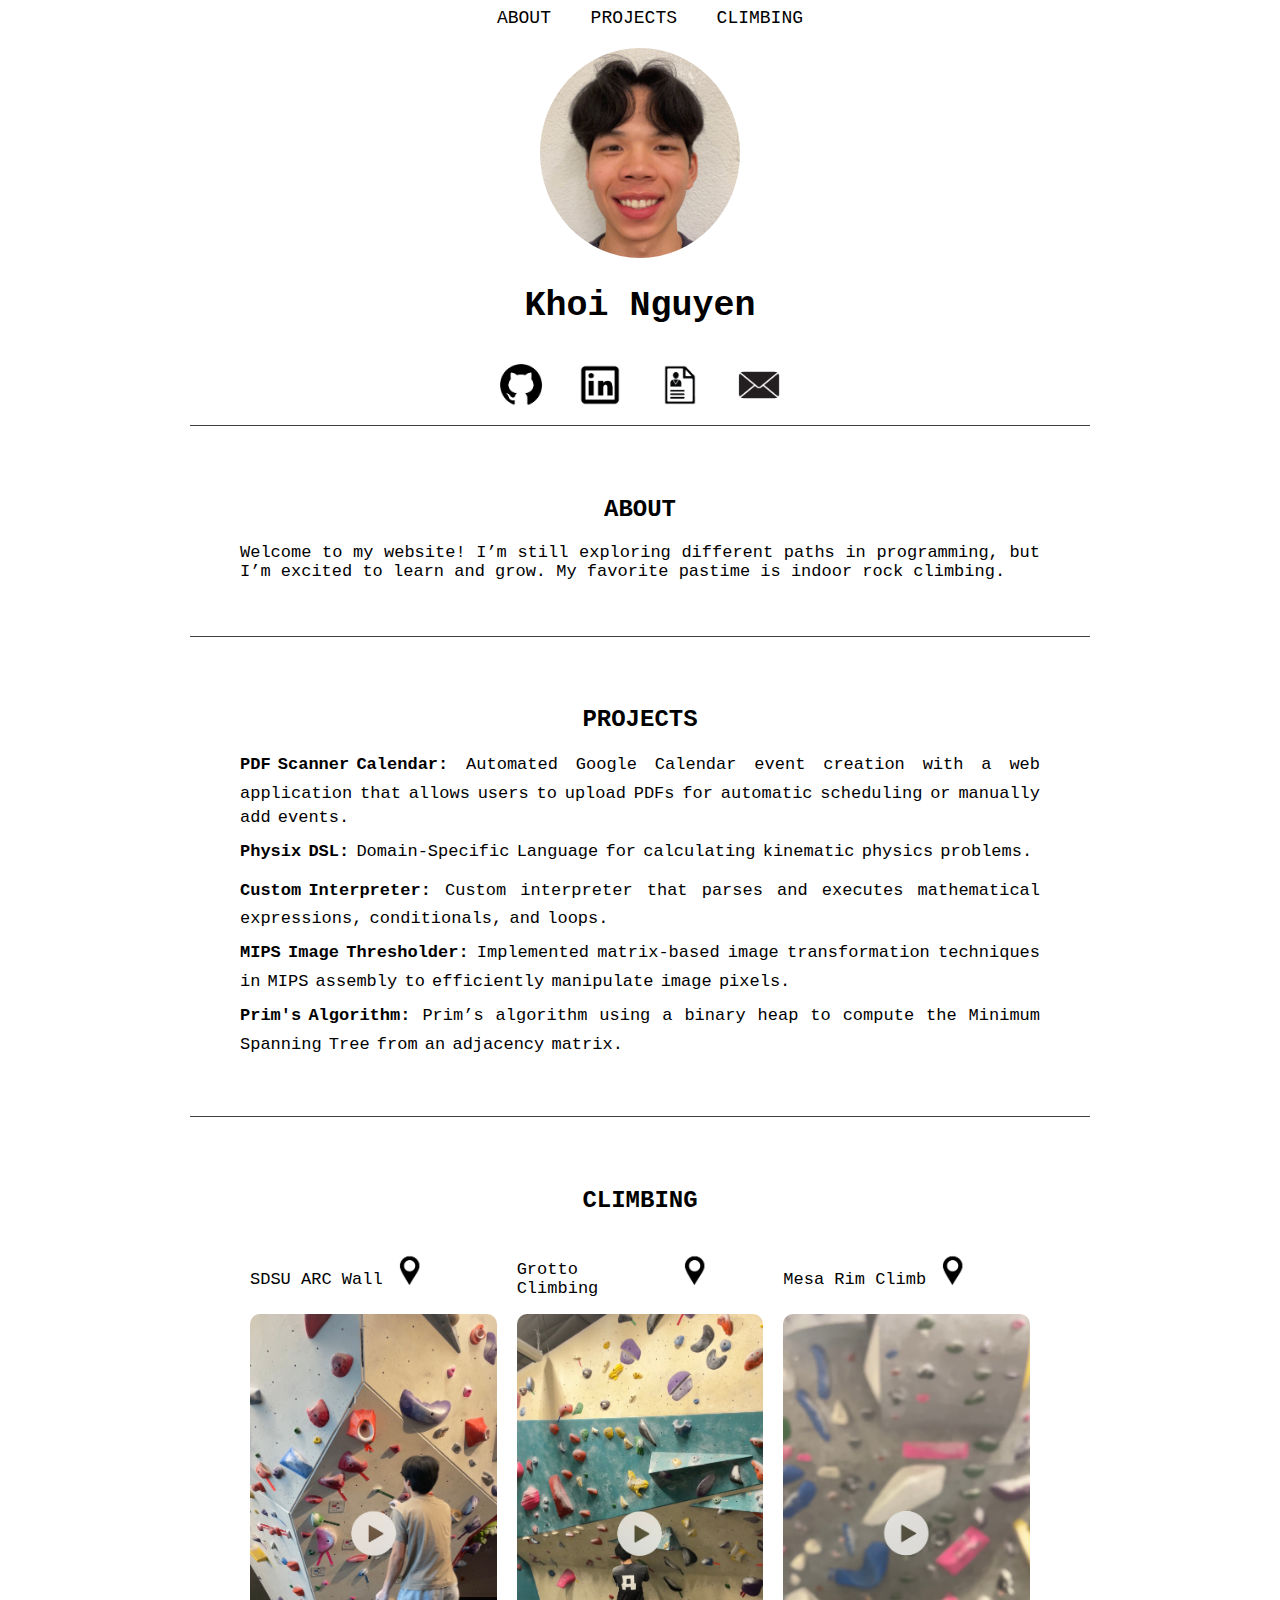
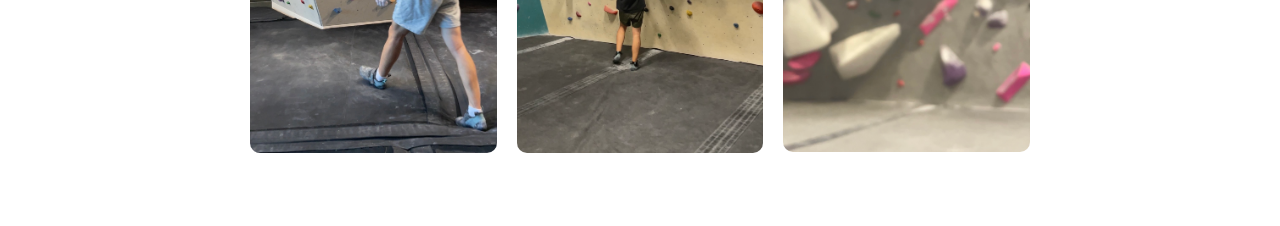
<file: index.html>
<!DOCTYPE html>
<html lang="en">
<head>
    <meta charset="UTF-8">
    <meta name="viewport" content="width=device-width, initial-scale=1.0">
    <title>Khoi Nguyen</title>
    <link rel="stylesheet" href="styles.css">

</head>
<body>

    <nav>
        <a href="#about">ABOUT</a>
        <a href="#projects">PROJECTS</a>
        <a href="#climbing">CLIMBING</a>
    </nav>

    <div class="content">
        <img class="profile" src="profile.png" alt="Profile Picture" width="200">

        
        <h1>Khoi Nguyen</h1>
        
        <div>
            <a href="https://github.com/khoin119" class="button" target="_blank">
                <img src="github-icon.png" alt="GitHub">
            </a>
            <a href="https://www.linkedin.com/in/khoin119/" class="button" target="_blank">
                <img src="linkedin-icon.png" alt="LinkedIn">
            </a>
            <a href="https://drive.google.com/file/d/1YVWfxJVAv7dlDXMXK0moY0wP-OL0rPJ6/view?usp=sharing" class="button" target="_blank">
                <img src="resume-icon.png" alt="Resume">
            </a>
            <a href="mailto:khoin119@gmail.com" class="button">
                <img src="email-icon.png" alt="Email">
            </a>

            <section id="about">
                <h2>ABOUT</h2>
                <p> Welcome to my website! I’m still exploring different paths in programming, but I’m excited to learn and grow. My favorite pastime is indoor rock climbing.</p>
            </section>

            <section id="projects">
                <h2>PROJECTS</h2>
                <p> <a href="https://github.com/khoin119/PDF_Scanner_GoogleCalendar" class="projects-links" target="_blank"> <b>PDF Scanner Calendar:</b></a> Automated Google Calendar event creation with a web application that allows users to upload PDFs for automatic
                    scheduling or manually add events.</p> 
                <p> <a href="https://github.com/khoin119/Physix" class="projects-links" target="_blank"> <b>Physix DSL:</b> </a> Domain-Specific Language for calculating kinematic physics problems.</p>
                <p> <a href="https://github.com/khoin119/Interpreter" class="projects-links" target="_blank"> <b> Custom Interpreter:</b> </a> Custom interpreter that parses and executes mathematical expressions, conditionals, and loops.</p>
                <p> <a href="https://github.com/khoin119/MIPS-Image-Thresholding" class="projects-links" target="_blank"><b>MIPS Image Thresholder:</b> </a> Implemented matrix-based image transformation techniques in MIPS assembly to
                    efficiently manipulate image pixels.</p>
                <p> <a href="https://github.com/khoin119/Prim-s-Algorithm-MST" class="projects-links" target="_blank"><b>Prim's Algorithm: </b></a> Prim’s algorithm using a binary heap to compute the Minimum Spanning Tree from
                    an adjacency matrix.</p>

            </section>

            <section id="climbing">
                <h2>CLIMBING</h2>
                <div class="row">
                    <div class="column">
                        <div class="location-container">
                            <p>SDSU ARC Wall</p>
                            <img id="location" src="location.png" alt="Location">
                        </div>
                        <a href="https://youtube.com/shorts/_hCBxsfUE68" class="projects-links" target="_blank"> 
                        <img src="climb1.png"  height="455px" width=255px>
                        </a>
                    </div>
                    <div class="column">
                        <div class="location-container">
                            <p>Grotto Climbing</p>
                            <img id="location" src="location.png" alt="Location">
                        </div>
                        <a href="https://www.youtube.com/shorts/3opgqI7Djjw" class="projects-links" target="_blank"> 
                            <img src="climb2.png"  height="455px" width=255px>
                        </a>
                    </div>
                    <div class="column">
                        <div class="location-container">
                            <p>Mesa Rim Climb</p>
                            <img id="location" src="location.png" alt="Location">
                        </div>
                        <a href="https://youtube.com/shorts/RHY-pKZTn2w" class="projects-links" target="_blank"> 
                            <img src="climb3.png"  height="455px" width=255px>
                        </a>
                    </div>
                </div>
            </section>

            
        </div>
    </div>

</body>
</html>
</file>
<file: styles.css>
body {
    font-family: 'Courier New', Courier, monospace;
}

h1 {
    text-align: center;
    font-size: 35px;
}


nav {
    text-align: center;
    margin-bottom: 20px;
    padding-left: 20px;
}

nav a {
    margin: 0 15px;
    display: inline-block;
    text-decoration: none;
    font-size: 18px;
    color: black;
    transition: color 0.3s ease, transform 0.3s ease;
}

nav a:hover {
    color: rgb(123, 123, 123);
    transform: scale(1.1);
}


.content {
    text-align: center;
}


.profile {
    border-radius: 50%;
    transition: transform 0.3s ease;
}

.profile:hover {
    transform: scale(1.1);
}


.button {
    display: inline-block;
    margin: 10px;
    text-decoration: none;
}

.button img {
    width: 50px;
    height: 50px;
    border-radius: 50%;
    transition: transform 0.3s ease;
}

.button img:hover {
    transform: scale(1.1);
}

.projects-links {
    display: inline-block;
    color: black;
    text-decoration: none;
    transition: transform 0.3s ease;
}

.projects-links:hover {
    color: rgb(123, 123, 123);
    text-decoration: none;
    transform: scale(1.1);
}

#projects b {
    display: block;
    margin-bottom: 5px; 
}


#projects p {
    line-height: 1.4;
    margin-bottom: 10px;
    word-spacing: -3px;
}


section {
    padding: 50px;
    border-top: 1px solid #3f3f3f;
    max-width: 800px;
    margin: 0 auto;
}

section h2 {
    text-align: center;
}

section p {
    max-width: 800px;
    margin: 5px 0;
    word-wrap: break-word;
    text-align: justify;
    font-size: 17px;
}


.row {
    display: flex;
    justify-content: center;
    flex-wrap: wrap;
}

.column {
    flex: 1 1 30%;
    padding: 10px;
}

.column p {
    font-size: 17px;
}

.column img {
    width: 100%;
    height: auto;
    border-radius: 10px;
    transition: transform 0.3s ease;
}

.column img:hover {
    transform: scale(1);
}


.location-container {
    display: flex;
    align-items: center;
}

#location {
    padding-bottom: 15px;
    padding-right: 40px;
    width: 55px;
    height: 55px;
}
</file>
